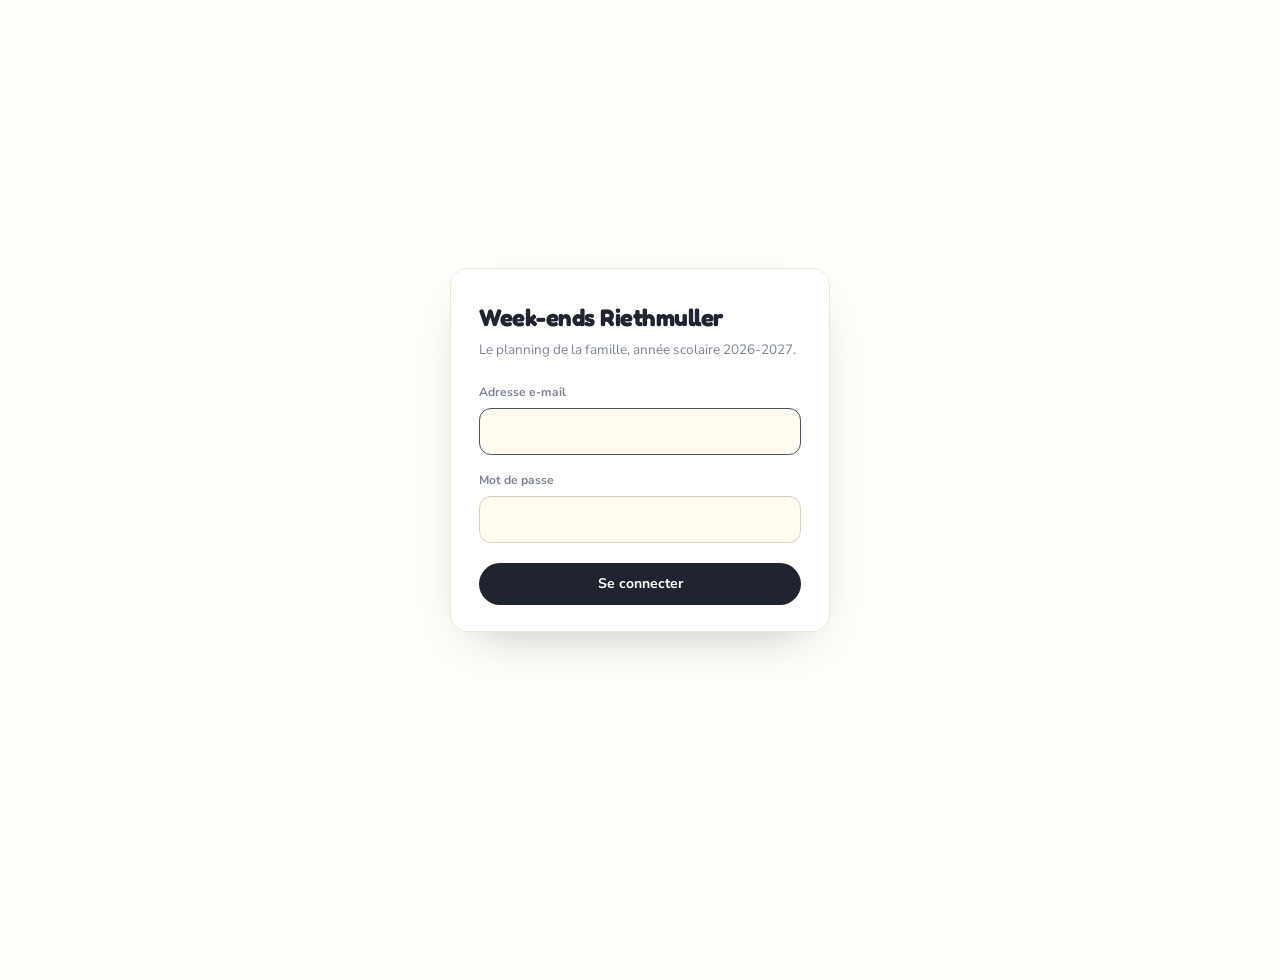
<file: index.html>
<!doctype html>
<html lang="fr">
<head>
<meta charset="utf-8">
<meta name="viewport" content="width=device-width, initial-scale=1, viewport-fit=cover">
<title>Week-ends Riethmuller</title>
<meta name="description" content="Le planning des week-ends de la famille Riethmuller, année scolaire 2026-2027.">

<link rel="manifest" href="manifest.webmanifest">
<meta name="theme-color" content="#FFFDF7">
<meta name="color-scheme" content="light">
<link rel="icon" href="icones/icone-192.png" sizes="192x192">
<link rel="apple-touch-icon" href="icones/icone-180.png">
<meta name="apple-mobile-web-app-capable" content="yes">
<meta name="apple-mobile-web-app-status-bar-style" content="default">
<meta name="apple-mobile-web-app-title" content="Week-ends">

<link rel="preconnect" href="https://fonts.googleapis.com">
<link rel="preconnect" href="https://fonts.gstatic.com" crossorigin>
<link rel="stylesheet" href="https://fonts.googleapis.com/css2?family=Fredoka:wght@400;500;600&family=Nunito+Sans:wght@400;600;700;800&display=swap">
<link rel="stylesheet" href="styles.css">
</head>
<body>
<div id="racine"><p class="vide">Chargement…</p></div>

<script src="vendor/supabase.js"></script>
<script src="config.js"></script>
<script src="app.js"></script>
</body>
</html>
</file>
<file: styles.css>
*, *::before, *::after { box-sizing: border-box; }
html { -webkit-text-size-adjust: 100%; }
body, h1, h2, h3, p, ul, ol, li, figure, button, input, select, textarea {
  margin: 0; padding: 0; border: 0; font: inherit; color: inherit; background: none;
}
ul, ol { list-style: none; }
button { cursor: pointer; }

:root {
  color-scheme: light;                 /* l'application reste claire, jour et nuit */

  --ground:#FFFDF7; --surface:#FFFFFF; --surface-2:#FFFBF1; --surface-3:#F5F0E3;
  --ink:#1F2430; --ink-2:#4A5262; --muted:#7C8494;
  --line:#EDE7D9; --line-strong:#D8D0BD; --faded:#FAF6EC;

  --vac:#E9F9F1; --vac-line:#BCE9D4; --vac-ink:#0F6B44;
  --ferie-line:#F0D284; --ferie-ink:#8A6408; --ferie-bg:#FFE9A8;
  /* Week-ends sanctuarises : turquoise, la seule zone du cercle chromatique
     encore libre (bleu = Gael, magenta = Ingrid, vert = Thomas et vacances,
     orange = famille et jours feries). Le ruban de gauche porte le signal. */
  --reserve:#F0FAFC; --reserve-line:#7FCBD6; --reserve-ink:#075C68; --reserve-vif:#0B7482;
  --ruban: 7px;

  /* Les quatre couleurs de la famille, en aplat. Le texte posé dessus est blanc :
     chaque teinte est donc assez profonde pour rester lisible en plein soleil. */
  --gael:#2A63C9; --ingrid:#C92765; --thomas:#137C46; --famille:#B05904;
  --gael-bg:#E7EEFB; --ingrid-bg:#FBE7EF; --thomas-bg:#E4F3EB; --famille-bg:#FBEEDD;
  --sur-couleur:#FFFFFF;

  --r: 18px; --r-s: 12px;
}

body {
  background: var(--ground); color: var(--ink);
  font-family: "Nunito Sans", system-ui, -apple-system, "Segoe UI", sans-serif;
  font-size: 15px; line-height: 1.55; font-variant-numeric: tabular-nums;
  padding-bottom: 80px;
}
h1, h2, h3 { font-family: "Fredoka", "Nunito Sans", system-ui, sans-serif; }

/* ------------------------------------------------------------ barre haute */
.barre {
  position: sticky; top: 0; z-index: 40;
  background: var(--ground); border-bottom: 1px solid var(--line);
}
.barre-in {
  max-width: 1320px; margin: 0 auto; padding: 12px 20px;
  display: flex; flex-wrap: wrap; align-items: center; gap: 10px 14px;
}
.marque { display: flex; flex-direction: column; margin-right: auto; }
.marque b { font-family: "Fredoka", sans-serif; font-weight: 700; font-size: 19px; letter-spacing: -.015em; }
.marque span { font-size: 12px; color: var(--muted); }

.onglets { display: flex; gap: 3px; background: var(--surface-3); padding: 3px; border-radius: 999px; }
.onglets button {
  font-size: 13.5px; font-weight: 600; padding: 6px 16px; border-radius: 999px;
  color: var(--ink-2); transition: background .15s, color .15s;
}
.onglets button[aria-selected="true"] { background: var(--surface); color: var(--ink); box-shadow: 0 1px 3px rgba(0,0,0,.07); }
.onglets button:hover:not([aria-selected="true"]) { color: var(--ink); }

.champ-recherche { position: relative; display: flex; align-items: center; }
.champ-recherche input {
  background: var(--surface); border: 1px solid var(--line-strong);
  border-radius: 999px; padding: 7px 30px 7px 34px; font-size: 13.5px; width: 180px; color: var(--ink);
}
.champ-recherche input::-webkit-search-cancel-button { margin-right: 2px; }
.champ-recherche input::placeholder { color: var(--muted); }
.champ-recherche input:focus { outline: none; border-color: var(--ink-2); }
.champ-recherche svg { position: absolute; left: 12px; width: 14px; height: 14px; color: var(--muted); }

.groupe-histo, .groupe-nav { display: flex; gap: 3px; }
.bouton-icone {
  width: 32px; height: 32px; border-radius: 999px; border: 1px solid var(--line-strong);
  color: var(--ink-2); font-size: 16px; line-height: 1; display: grid; place-items: center;
}
.bouton-icone:hover:not([disabled]) { background: var(--surface); border-color: var(--ink-2); color: var(--ink); }
.bouton-icone[disabled] { opacity: .3; cursor: default; }

.bouton-barre {
  font-size: 13.5px; font-weight: 600; padding: 7px 14px; border-radius: 999px;
  border: 1px solid var(--line-strong); color: var(--ink-2);
}
.bouton-barre:hover { background: var(--surface); border-color: var(--ink-2); color: var(--ink); }
.bouton-barre[disabled] { opacity: .5; cursor: default; }

.qui-suis-je { display: flex; align-items: center; gap: 7px; font-size: 13px; color: var(--muted); }
.qui-suis-je select {
  background: var(--surface); border: 1px solid var(--line-strong);
  border-radius: 999px; padding: 6px 11px; font-size: 13px; color: var(--ink); font-weight: 600;
}

.etat-sauvegarde { font-size: 12px; color: var(--muted); margin-left: auto; text-align: right; }

/* --------------------------------------------------------------- contenu */
.page { max-width: 1320px; margin: 0 auto; padding: 22px 20px 0; }

.bandeau-mois {
  display: flex; align-items: baseline; gap: 14px; flex-wrap: wrap; margin: 34px 0 14px;
}
.bandeau-mois:first-child { margin-top: 6px; }
.bandeau-mois h2 {
  font-family: "Fredoka", sans-serif; font-weight: 700; font-size: 21px; letter-spacing: -.015em;
}
.bandeau-mois .reserve-mois { font-size: 13px; color: var(--reserve-ink); margin-left: auto; }
.bandeau-mois .reserve-mois b { font-weight: 700; }
.bandeau-mois .reserve-mois.manquant { color: var(--muted); }

/* ------------------------------------------------------ carte de week-end */
.we {
  background: var(--surface); border: 1px solid var(--line); border-radius: var(--r);
  margin-bottom: 12px; overflow: hidden;
}
.we.vacances { border-color: var(--vac-line); }
.we.libre { background: var(--surface-2); }
.we.reserve {
  background: var(--reserve);
  border: 2px solid var(--reserve-line);
  border-left: var(--ruban) solid var(--reserve-vif);
}

.we-tete {
  display: flex; align-items: center; gap: 9px; flex-wrap: wrap; padding: 11px 16px 10px;
}
.we-dates { font-family: "Fredoka", sans-serif; font-weight: 700; font-size: 16px; letter-spacing: -.01em; }
.we.reserve .we-dates { color: var(--reserve-ink); }
.we-actions { margin-left: auto; display: flex; gap: 6px; align-items: center; }

.puce {
  font-size: 11.5px; font-weight: 700; padding: 3px 10px; border-radius: 999px;
  border: 1px solid transparent; white-space: nowrap;
}
.puce.vac { background: var(--vac); color: var(--vac-ink); }
.puce.long { background: var(--ferie-bg); color: var(--ferie-ink); }
.puce.libre { color: var(--muted); border-color: var(--line-strong); font-weight: 600; }
.puce.scout { background: var(--thomas-bg); color: var(--thomas); }

.puce.reserve { background: var(--reserve-vif); color: #fff; }

.bouton-reserver {
  font-size: 12px; font-weight: 700; padding: 4px 12px; border-radius: 999px;
  border: 1px solid var(--line-strong); color: var(--muted);
}
.bouton-reserver:hover { border-color: var(--reserve-ink); color: var(--reserve-ink); background: var(--reserve); }
.we.reserve .bouton-reserver { border-color: var(--reserve-line); color: var(--reserve-ink); }

.we-note { font-size: 12.5px; color: var(--muted); padding: 0 16px 4px; }

.jour {
  background: var(--surface-2); border: 1px solid var(--line); border-radius: var(--r-s);
  padding: 9px 11px 11px; min-height: 96px; display: flex; flex-direction: column; gap: 7px;
  min-width: 0;
}
.we.vacances .jour { background: color-mix(in srgb, var(--vac) 45%, var(--surface)); border-color: var(--vac-line); }
.we.reserve .jour { background: var(--surface); border-color: var(--reserve-line); }
.jour-tete { display: flex; align-items: center; gap: 6px; flex-wrap: wrap; }
.jour-tete b { font-size: 12px; font-weight: 800; color: var(--ink-2); }
.jour-tete .chiffre { font-size: 14.5px; font-weight: 800; font-variant-numeric: tabular-nums; }
.jour.we .jour-tete b { color: var(--ink); }
/* Plus specifique que la regle week-end ci-dessus : sinon le chiffre reste
   sombre sur la pastille sombre et devient illisible. */
.jour.aujourdhui .chiffre {
  background: var(--ink); color: var(--ground); border-radius: 999px;
  min-width: 23px; height: 23px; display: inline-grid; place-items: center;
  font-size: 12.5px; padding: 0 6px;
}

/* ------------------------------------------------- vue semaine : 7 colonnes */
.grille7 { display: grid; grid-template-columns: repeat(7, 1fr); gap: 8px; padding: 0 12px 12px; }
.we.semaine .jour.we { background: var(--faded); border-color: var(--line-strong); }
.we.semaine .jour.res {
  background: var(--reserve); border: 1px solid var(--reserve-line);
  border-left: 6px solid var(--reserve-vif);
}

/* Les etiquettes du jour : ferie France ou Geneve, pont, conge. */
.marques { display: flex; flex-wrap: wrap; gap: 4px; }
.marq {
  font-size: 10px; font-weight: 800; padding: 2px 7px; border-radius: 7px; line-height: 1.35;
  max-width: 100%; overflow: hidden; text-overflow: ellipsis; white-space: nowrap;
}
.marq.ferie { background: var(--ferie-bg); color: var(--ferie-ink); }
.marq.conge { background: var(--gael-bg); color: var(--gael); border: 1px dashed var(--gael); }
.bouton-conge { cursor: pointer; opacity: 0; transition: opacity .12s; }
.jour:hover .bouton-conge, .bouton-conge:focus-visible, .bouton-conge.pose { opacity: 1; }

/* Qui ne travaille pas ce jour-la. */
.off { display: inline-flex; gap: 3px; align-items: center; }
.off i {
  width: 15px; height: 15px; border-radius: 5px; display: grid; place-items: center;
  font-size: 9px; font-weight: 800; font-style: normal;
  background: var(--faded); color: #C3BCAC;
}
.off i.gael.on { background: var(--gael); color: #fff; }
.off i.ingrid.on { background: var(--ingrid); color: #fff; }
.off i.thomas.on { background: var(--thomas); color: #fff; }
.lecture-seule {
  position: absolute; width: 1px; height: 1px; overflow: hidden;
  clip: rect(0 0 0 0); clip-path: inset(50%); white-space: nowrap;
}

/* ------------------------------------------ vue week-end : les jours empiles */
.pile-we { display: flex; flex-direction: column; gap: 7px; padding: 0 12px 12px; }
.jour.bande {
  flex-direction: row; align-items: flex-start; flex-wrap: wrap; gap: 11px;
  min-height: 0; padding: 10px 13px;
}
.jour.bande .jour-tete { width: 116px; flex: none; }
.jour.bande .marques { flex: none; max-width: 250px; }
.jour.bande .acts { flex-direction: row; flex-wrap: wrap; flex: 1; min-width: 160px; }
.jour.bande .act { width: auto; max-width: 340px; }
.jour.bande .jour-pied { margin-left: auto; margin-top: 0; align-self: center; }
.we.reserve .jour.bande {
  background: var(--reserve); border: 1px solid var(--reserve-line);
  border-left: 6px solid var(--reserve-vif);
}

/* Un jour de semaine ordinaire : un filet, present mais efface. Ce qui y a
   ete pose depuis la vue semaine reste lisible en miniature. */
.jour-filet {
  display: flex; align-items: center; gap: 8px; flex-wrap: wrap;
  padding: 5px 13px; border-radius: 9px; border: 1px dashed var(--line);
}
.jour-filet b { font-size: 11px; font-weight: 700; color: var(--muted); }
.jour-filet .chiffre {
  font-size: 12px; font-weight: 700; color: var(--muted); font-variant-numeric: tabular-nums;
}
.jour-filet .petits { display: flex; flex-wrap: wrap; gap: 4px; min-width: 0; }
.jour-filet .mini {
  font-size: 10px; font-weight: 800; padding: 2px 7px; border-radius: 6px; color: #fff;
  max-width: 230px; overflow: hidden; text-overflow: ellipsis; white-space: nowrap; opacity: .62;
}
.jour-filet .mini.gael { background: var(--gael); }
.jour-filet .mini.ingrid { background: var(--ingrid); }
.jour-filet .mini.thomas { background: var(--thomas); }
.jour-filet .mini.famille { background: var(--famille); }
.jour-filet .off i { width: 14px; height: 14px; font-size: 8.5px; opacity: .8; }

/* Numero de semaine ISO, discret, devant le titre. */
.sem-num {
  font-size: 11px; font-weight: 800; letter-spacing: .04em; color: var(--muted);
  font-variant-numeric: tabular-nums; flex: none;
}

.acts { display: flex; flex-direction: column; gap: 5px; }
.act {
  position: relative; display: flex; align-items: flex-start; gap: 7px; text-align: left; width: 100%;
  font-size: 13px; line-height: 1.4; padding: 6px 42px 6px 10px; border-radius: 9px;
  border: 1px solid transparent; transition: box-shadow .12s, opacity .12s; cursor: pointer;
}
.act:hover { box-shadow: 0 0 0 2px currentColor inset; }
.act, .case-mois .mini {
  -webkit-user-select: none; user-select: none;
  -webkit-touch-callout: none;
}
.act.en-glissement { opacity: .3; }

/* Copie de la vignette qui suit le pointeur pendant le geste. */
.fantome {
  position: fixed; left: 0; top: 0; z-index: 90; pointer-events: none;
  opacity: .95; box-shadow: 0 12px 28px -10px rgba(20, 30, 40, .45);
  transform: translate3d(-9999px, -9999px, 0);
}
/* Au doigt, la vignette saisie grossit un peu : c'est le seul retour possible,
   iOS ne permettant pas de vibration depuis une page web. */
.fantome-doigt { box-shadow: 0 14px 32px -10px rgba(20, 30, 40, .55); }
.fantome-doigt .act, .fantome-doigt.act { outline: 2px solid var(--ink-2); outline-offset: 1px; }

body.glisser-en-cours { cursor: grabbing; -webkit-user-select: none; user-select: none; }
body.glisser-en-cours .act, body.glisser-en-cours .mini { cursor: grabbing; }

/* Trait d'insertion pendant le glisser : montre où l'activité va se poser. */
.act.insert-avant::after, .act.insert-apres::after,
.mini.insert-avant::after, .mini.insert-apres::after {
  content: ""; position: absolute; left: 2px; right: 2px; height: 3px;
  background: var(--ink-2); border-radius: 2px; pointer-events: none;
}
.act.insert-avant::after, .mini.insert-avant::after { top: -4px; }
.act.insert-apres::after, .mini.insert-apres::after { bottom: -4px; }

.act-actions {
  position: absolute; right: 4px; top: 3px; display: flex; gap: 1px;
  opacity: 0; transition: opacity .12s;
  background-color: inherit; border-radius: 999px; padding-left: 6px;
}
.act:hover .act-actions, .act:focus-within .act-actions, .act:focus-visible .act-actions { opacity: 1; }
.act-actions button {
  width: 21px; height: 21px; border-radius: 999px; display: grid; place-items: center;
  font-size: 13px; line-height: 1; color: currentColor; opacity: .78;
}
.act-actions button[data-supprimer] { font-size: 17px; }
.act-actions button[data-monter], .act-actions button[data-descendre] { font-size: 12px; }
.act-actions button[disabled] { opacity: .2; cursor: default; }
.act-actions button[disabled]:hover { background: none; }

.act-actions button:hover { opacity: 1; background: color-mix(in srgb, currentColor 24%, transparent); }
@media (hover: none) {
  .act-actions { opacity: .75; }
  .act { padding-right: 46px; }
  .act.ordonnable { padding-right: 92px; }
}
.act .qui { font-weight: 800; font-size: 11px; letter-spacing: .04em; flex: none; padding-top: 1px; opacity: .78; }
.act.gael { background: var(--gael); color: var(--sur-couleur); }
.act.ingrid { background: var(--ingrid); color: var(--sur-couleur); }
.act.thomas { background: var(--thomas); color: var(--sur-couleur); }
.act.famille { background: var(--famille); color: var(--sur-couleur); }
.act.a_confirmer { border-style: dashed; border-color: currentColor; font-style: italic; }
.act .verrou { flex: none; opacity: .5; font-size: 10px; padding-top: 2px; }

.jour-pied { display: flex; flex-wrap: wrap; gap: 5px; align-items: center; margin-top: auto; }
/* En vue semaine les colonnes sont etroites : un intitule long serait
   coupe sur dix lignes et etirerait toute la rangee. On le borne, le texte
   entier restant lisible dans l'infobulle et dans la fiche. */
.grille7 .act .texte {
  display: -webkit-box; -webkit-line-clamp: 4; -webkit-box-orient: vertical;
  overflow: hidden;
}
.ajouter {
  align-self: flex-start; font-size: 12.5px; font-weight: 700; color: var(--muted);
  padding: 3px 9px; border-radius: 999px;
}
.ajouter:hover { color: var(--ink); background: var(--surface-3); }
.jour:not(:hover) .ajouter:not(:focus-visible) { opacity: .5; }

.coller {
  font-size: 12px; font-weight: 700; padding: 3px 10px; border-radius: 999px;
  color: var(--ink-2); border: 1px dashed var(--line-strong); background: var(--surface);
  max-width: 100%; overflow: hidden; text-overflow: ellipsis; white-space: nowrap;
}
.coller:hover { border-style: solid; border-color: var(--ink-2); color: var(--ink); opacity: 1; }
.mini-coller { font-size: 10px; padding: 1px 7px; align-self: flex-start; }
.jour:not(:hover) .coller:not(:focus-visible),
.case-mois:not(:hover) .coller:not(:focus-visible) { opacity: .4; }

.jour.survol, .case-mois.survol {
  outline: 2px dashed var(--ink-2); outline-offset: -3px; background: var(--surface-3);
}

/* ------------------------------------------------------------- vue au mois */

/* Une colonne etroite en tete pour les numeros de semaine, puis les 7 jours. */
.bloc-mois { margin-bottom: 26px; }
.grille-mois {
  display: grid; grid-template-columns: 30px repeat(7, minmax(0, 1fr)); gap: 6px;
}
.gouttiere {
  display: grid; place-items: center; font-size: 10.5px; font-weight: 800;
  color: var(--muted); font-variant-numeric: tabular-nums; letter-spacing: .03em;
}
/* La vue mois est informative : on y clique pour ouvrir la semaine. */
.case-mois[data-va] { cursor: pointer; }
.case-mois[data-va]:hover { border-color: var(--line-strong); }
.case-mois[data-va]:focus-visible { outline: 2px solid var(--ink-2); outline-offset: 1px; }
.pt-conge { width: 6px; height: 6px; border-radius: 999px; background: var(--gael); flex: none; }
.grille-mois .entete {
  padding: 0 8px 4px; font-size: 11.5px; font-weight: 700; letter-spacing: .04em;
  color: var(--muted); text-align: center;
}
.case-mois {
  min-width: 0; background: var(--surface); border: 1px solid var(--line); border-radius: var(--r-s);
  min-height: 104px; padding: 7px 8px; display: flex; flex-direction: column; gap: 4px;
}
.case-mois.hors { background: transparent; border-color: transparent; opacity: .35; }
.case-mois.semaine { background: var(--faded); border-color: transparent; }
.case-mois.vacances { background: var(--vac); border-color: var(--vac-line); }
.case-mois.semaine.vacances { background: color-mix(in srgb, var(--vac) 50%, var(--faded)); }
.case-mois.reserve {
  background: var(--reserve);
  border: 2px solid var(--reserve-line);
  border-left: 5px solid var(--reserve-vif);
}
.case-mois .num { font-size: 13px; font-weight: 700; color: var(--ink-2); display: flex; align-items: center; gap: 5px; }
.case-mois.semaine .num, .case-mois.hors .num { color: var(--muted); font-weight: 400; }
.case-mois .aujourdhui {
  background: var(--ink); color: var(--surface); border-radius: 999px;
  width: 23px; height: 23px; display: grid; place-items: center; font-size: 12px;
}
.case-mois .mini {
  font-size: 11.5px; line-height: 1.35; padding: 3px 7px; border-radius: 7px; text-align: left;
  display: block; width: 100%; overflow: hidden; text-overflow: ellipsis; white-space: nowrap;
  font-weight: 700; cursor: pointer; transition: opacity .12s;
}
.case-mois .mini { position: relative; }
.case-mois .mini.en-glissement { opacity: .35; }
.case-mois .mini.gael { background: var(--gael); color: var(--sur-couleur); }
.case-mois .mini.ingrid { background: var(--ingrid); color: var(--sur-couleur); }
.case-mois .mini.thomas { background: var(--thomas); color: var(--sur-couleur); }
.case-mois .mini.famille { background: var(--famille); color: var(--sur-couleur); }
.case-mois .mini.a_confirmer { border: 1px dashed currentColor; font-style: italic; }
.case-mois .marque-ferie { font-size: 10px; font-weight: 700; color: var(--ferie-ink); }
.case-mois .etoile { color: var(--reserve-ink); font-size: 12px; }
.case-mois:not(:hover) .ajouter:not(:focus-visible) { opacity: .3; }

/* ----------------------------------------------------------------- modale */
.voile {
  position: fixed; inset: 0; background: rgba(24,34,44,.42); backdrop-filter: blur(3px);
  display: grid; place-items: center; padding: 16px; z-index: 60;
}
.modale {
  background: var(--surface); border-radius: 20px; border: 1px solid var(--line);
  width: min(460px, 100%); box-shadow: 0 24px 60px -20px rgba(20,30,40,.35); overflow: hidden;
}
.modale header { padding: 18px 20px 12px; }
.modale header h3 { font-size: 18px; font-weight: 700; letter-spacing: -.01em; }
.modale header p { font-size: 13px; color: var(--muted); margin-top: 3px; }
.modale header .alerte-reserve { color: var(--reserve-ink); font-weight: 700; }
.modale .corps { padding: 4px 20px 18px; display: flex; flex-direction: column; gap: 16px; }
.modale label { font-size: 12px; font-weight: 700; color: var(--muted); display: block; margin-bottom: 7px; }
.pastilles { display: flex; gap: 7px; flex-wrap: wrap; }
.pastille {
  font-size: 13.5px; font-weight: 700; padding: 8px 16px; border-radius: 999px;
  border: 1.5px solid var(--line-strong); color: var(--ink-2);
}
.pastille[aria-pressed="true"].gael { background: var(--gael-bg); border-color: var(--gael); color: var(--gael); }
.pastille[aria-pressed="true"].ingrid { background: var(--ingrid-bg); border-color: var(--ingrid); color: var(--ingrid); }
.pastille[aria-pressed="true"].thomas { background: var(--thomas-bg); border-color: var(--thomas); color: var(--thomas); }
.pastille[aria-pressed="true"].famille { background: var(--famille-bg); border-color: var(--famille); color: var(--famille); }
.modale textarea, .modale input[type="text"] {
  width: 100%; background: var(--surface-2); border: 1.5px solid var(--line-strong);
  border-radius: 12px; padding: 10px 12px; font-size: 14.5px; resize: vertical; min-height: 78px; color: var(--ink);
}
.modale textarea:focus, .modale input:focus { outline: none; border-color: var(--ink-2); }
.interrupteur { display: flex; align-items: center; gap: 9px; font-size: 14px; color: var(--ink-2); font-weight: 600; }
.interrupteur input { width: 17px; height: 17px; accent-color: var(--ink-2); }
.modale footer { padding: 14px 20px; display: flex; gap: 8px; align-items: center; background: var(--surface-2); }
.btn { font-size: 14px; font-weight: 700; padding: 9px 18px; border-radius: 999px; border: 1.5px solid transparent; }
.btn.principal { background: var(--ink); color: var(--surface); }
.btn.principal:hover { background: var(--ink-2); }
.btn.discret { border-color: var(--line-strong); color: var(--ink-2); }
.btn.discret:hover { border-color: var(--ink-2); }
.btn.danger { color: var(--ingrid); margin-right: auto; }
.btn.danger:hover { text-decoration: underline; }

/* ------------------------------------------------- activités récurrentes */
.champ-select {
  width: 100%; background: var(--surface-2); border: 1.5px solid var(--line-strong);
  border-radius: 12px; padding: 10px 12px; font-size: 14.5px; color: var(--ink); font-weight: 600;
}
.champ-select:focus { outline: none; border-color: var(--ink-2); }
.aide-champ { font-size: 12.5px; color: var(--muted); margin-top: 6px; }

.rappel-serie {
  background: var(--faded); border: 1px solid var(--line); border-radius: 12px;
  padding: 12px 14px; display: flex; flex-direction: column; align-items: flex-start; gap: 9px;
}
.rappel-serie p { font-size: 13px; color: var(--ink-2); }
.rappel-serie b { color: var(--ink); }
.rappel-serie .btn { font-size: 13px; padding: 7px 14px; }

/* La question « ce jour-là ou toute la série ». Les deux réponses ont le même
   poids visuel : ni l'une ni l'autre n'est le bon choix par défaut, et mettre
   « toute la série » en avant pousserait vers l'option la plus destructrice. */
.modale.etroite { width: min(400px, 100%); }
.modale footer.portee { flex-direction: column; align-items: stretch; gap: 8px; }
.modale footer.portee .btn { width: 100%; }
.btn.muet { color: var(--muted); font-weight: 600; padding: 6px 18px; }
.btn.muet:hover { color: var(--ink-2); }

.pied { max-width: 1320px; margin: 36px auto 0; padding: 0 20px; font-size: 12.5px; color: var(--muted); }
.legende { display: flex; flex-wrap: wrap; gap: 7px 16px; margin-bottom: 12px; }
.legende span { display: inline-flex; align-items: center; gap: 6px; }
.legende i { width: 11px; height: 11px; border-radius: 999px; display: inline-block; }

.vide { text-align: center; padding: 56px 16px; color: var(--muted); font-size: 14.5px; }

:focus-visible { outline: 2px solid var(--ink-2); outline-offset: 2px; border-radius: 6px; }
@media (prefers-reduced-motion: reduce) { * { transition: none !important; animation: none !important; } }

/* --------------------------------------------------------------- mobile */
@media (max-width: 900px) {
  .bandeau-mois { gap: 4px; margin-top: 26px; }
  .bandeau-mois .reserve-mois { margin-left: 0; flex-basis: 100%; }
  .grille7 { grid-template-columns: 1fr; gap: 8px; }

  .jour { min-height: 0; }
  /* Un jour sans activite tient sur une seule ligne : sinon une semaine vide
     fait sept grandes cartes a faire defiler sur le telephone. */
  .jour:not(.plein) {
    flex-direction: row; align-items: center; flex-wrap: wrap; gap: 9px; padding: 8px 11px;
  }
  .jour:not(.plein) .jour-pied { margin-left: auto; }
  .jour:not(.plein) .acts { display: none; }
  .bouton-conge { opacity: .45; }

  .jour.bande { flex-direction: column; align-items: stretch; }
  .jour.bande .jour-tete { width: auto; }
  .jour.bande .acts { flex-direction: column; }
  .jour.bande .act { width: 100%; max-width: none; }
  .jour.bande .jour-pied { margin-left: 0; }
  .jour.bande.plein .jour-tete { width: auto; }

  .marque span { display: none; }
  .champ-recherche input { width: 148px; }
  .case-mois { min-height: 74px; padding: 5px; }
  .case-mois .mini { font-size: 10px; padding: 2px 5px; }
  .grille-mois { gap: 3px; grid-template-columns: 22px repeat(7, minmax(0, 1fr)); }
  .gouttiere { font-size: 9px; }
  .grille-mois .entete { font-size: 10px; padding: 0 2px 3px; }
  .page { padding: 16px 12px 0; }
}
@media (max-width: 620px) {
  .barre-in { padding: 10px 12px; gap: 8px; }
  .onglets button { padding: 6px 12px; font-size: 13px; }
  .marque b { font-size: 17px; }
  .qui-suis-je label { display: none; }
  .etat-sauvegarde { min-width: 0; }
  /* La barre est collante : sur un telephone chaque rangee mange l'ecran.
     Le titre est deja sur l'icone de l'ecran d'accueil, il quitte la barre. */
  .marque { display: none; }
  .champ-recherche { order: 3; }
  .etat-sauvegarde { order: 5; }
  .qui-suis-je.dans-le-pied { margin-top: 12px; }
  .qui-suis-je.dans-le-pied label { display: inline; }
  .grille-mois .entete { font-size: 10px; padding: 0 2px 3px; }
  .case-mois .mini { font-size: 9.5px; padding: 2px 4px; border-radius: 5px; }
  .case-mois .marque-ferie { font-size: 8.5px; line-height: 1.2; }
  .case-mois .num { font-size: 11.5px; }
    .pied { padding: 0 12px; }
}

/* ------------------------------------------------------ écran de connexion */
.accueil { min-height: 100dvh; display: grid; place-items: center; padding: 24px; }
.carte-connexion {
  background: var(--surface); border: 1px solid var(--line); border-radius: var(--r);
  padding: 30px 28px 26px; width: min(380px, 100%); display: flex; flex-direction: column;
  box-shadow: 0 20px 50px -28px rgba(20, 30, 40, .35);
}
.carte-connexion h1 {
  font-family: "Fredoka", sans-serif; font-weight: 700; font-size: 24px;
  letter-spacing: -.02em; text-wrap: balance;
}
.carte-connexion .sous { color: var(--muted); font-size: 13.5px; margin: 4px 0 22px; }
.carte-connexion label {
  font-size: 12px; font-weight: 700; color: var(--muted); margin-bottom: 6px;
}
.carte-connexion input {
  background: var(--surface-2); border: 1.5px solid var(--line-strong); border-radius: 12px;
  padding: 11px 13px; font-size: 15px; color: var(--ink); margin-bottom: 16px;
}
.carte-connexion input:focus { outline: none; border-color: var(--ink-2); }
.carte-connexion .btn { margin-top: 4px; text-align: center; }
.carte-connexion .btn[disabled] { opacity: .6; cursor: default; }
.carte-connexion .erreur {
  font-size: 13px; color: var(--ingrid); background: var(--ingrid-bg);
  border-radius: 9px; padding: 8px 11px; margin-bottom: 14px;
}

/* --------------------------------------------------------- compte connecté */
.pied .compte { margin-top: 8px; }
.pied .compte b { color: var(--ink-2); font-weight: 700; }
.lien {
  color: var(--ink-2); font-weight: 600; text-decoration: underline;
  text-underline-offset: 2px; font-size: inherit;
}
.lien:hover { color: var(--ink); }
</file>
